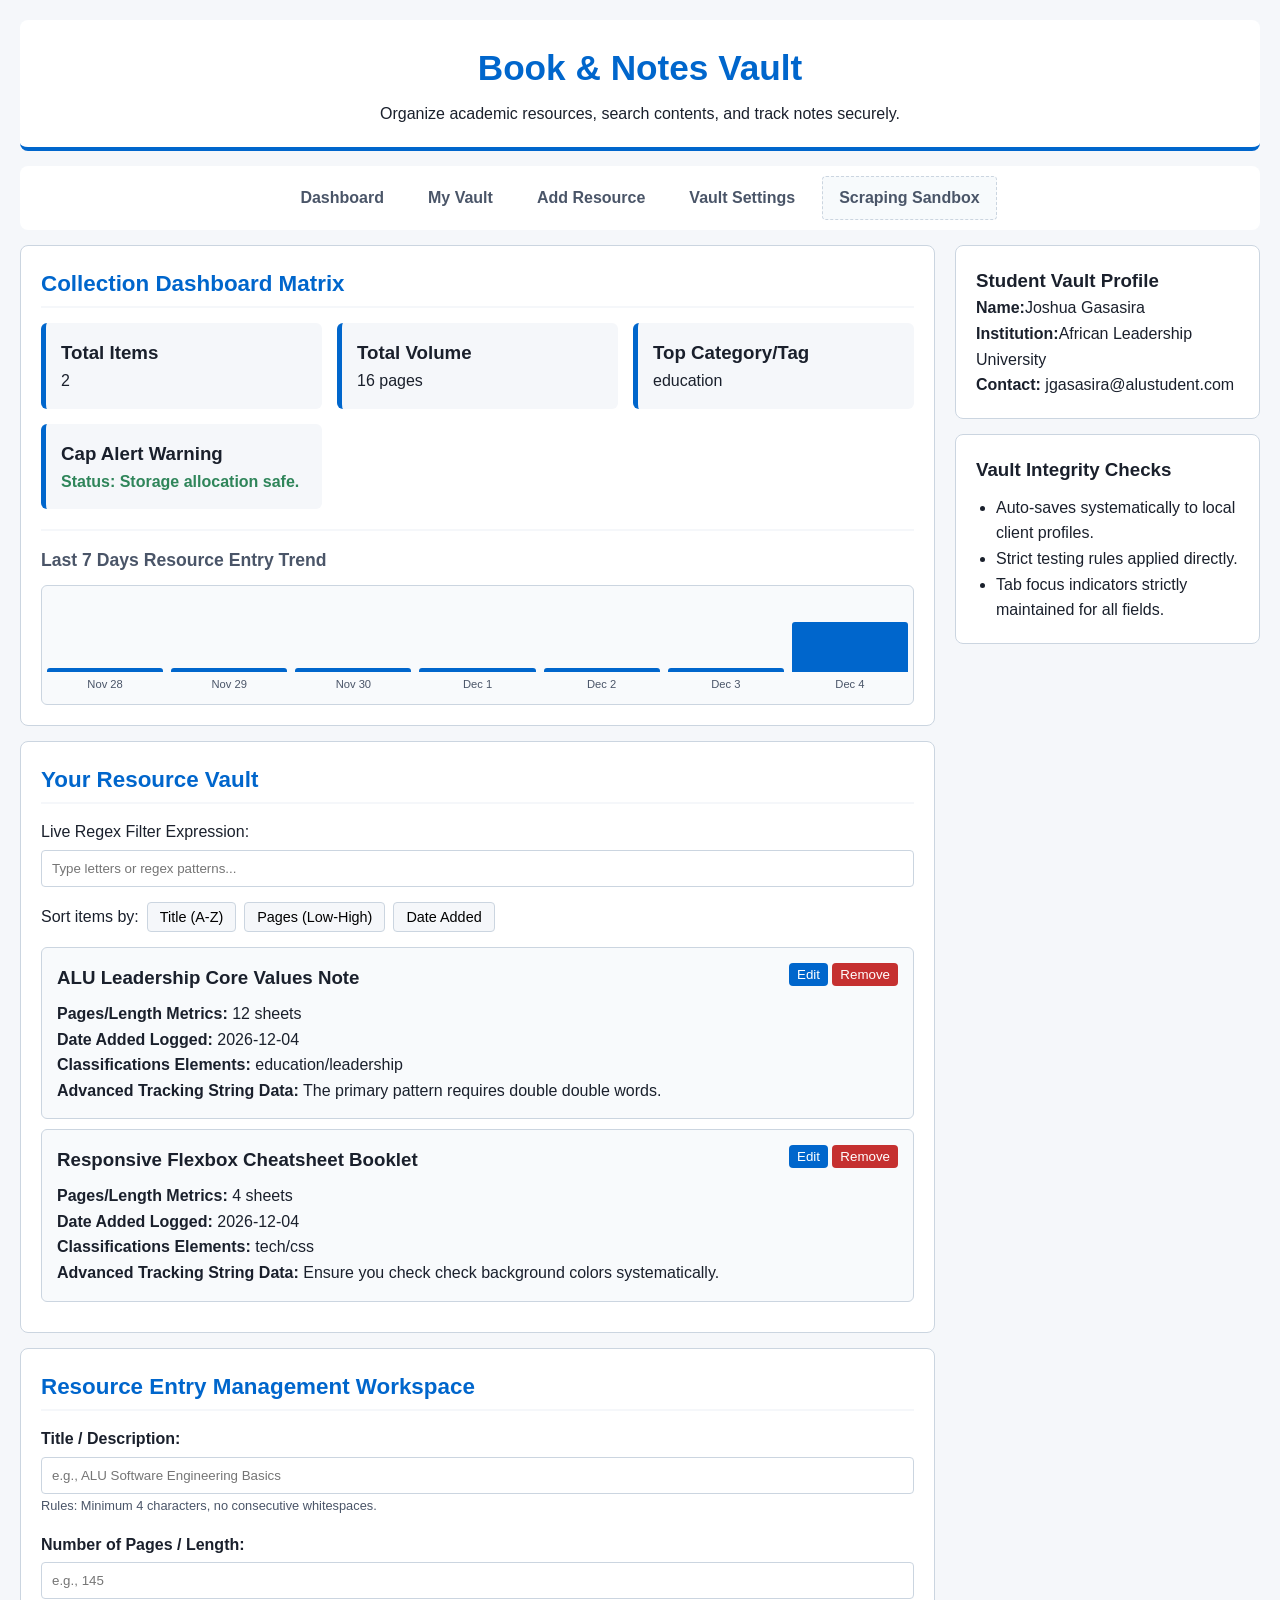
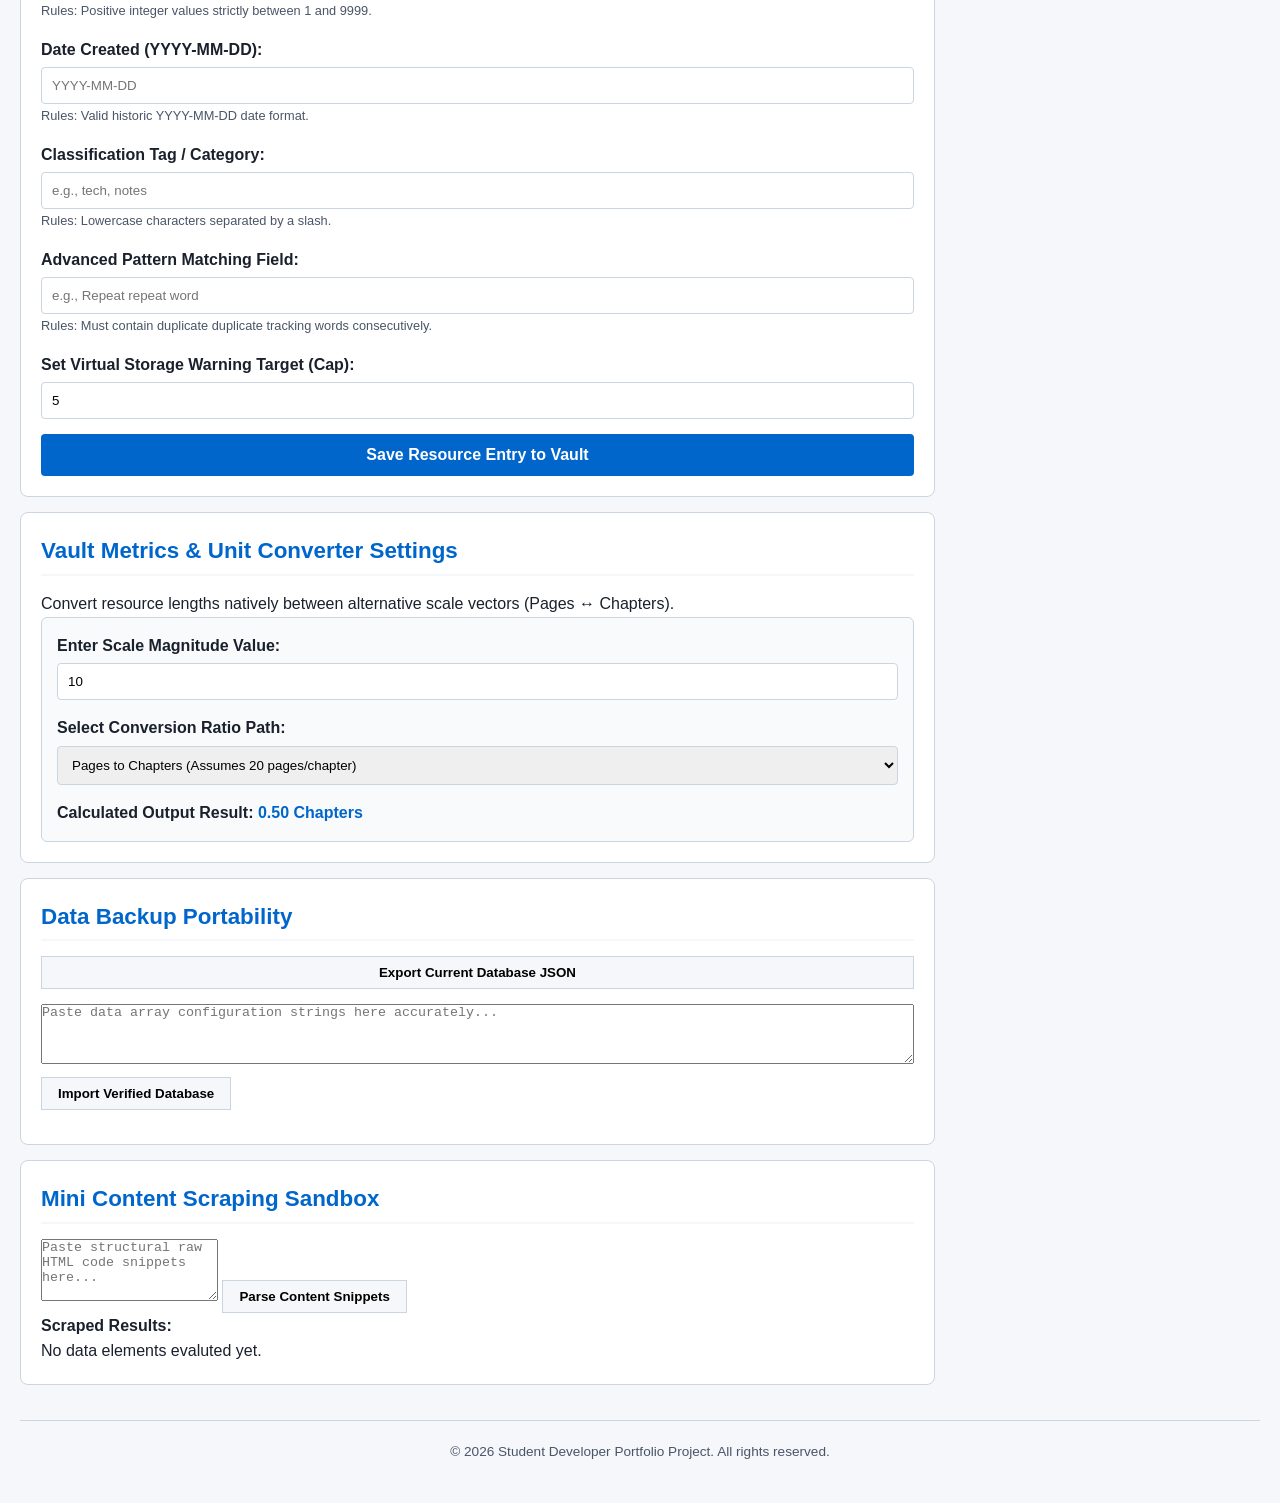
<file: index.html>
<!DOCTYPE html>
<html lang="en">
<head>
    <meta charset="UTF-8">
    <meta name="viewport" content="width=device-width, initial-scale=1.0">
    <title>Book & Notes Vault - ALU Summative Project</title>
    <link rel="stylesheet" href="style.css">
</head>
<body>
    <!-- Skip to main content landmark link for keyboard accessibility (a11y) -->
    <a href="#main-content" class="skip-link">Skip to main content</a>

    <header class="app-header">
        <h1>Book & Notes Vault</h1>
        <p>Organize academic resources, search contents, and track notes securely.</p>
    </header>

    <nav class="app-nav">
        <ul>
            <li><a href="#dashboard-section">Dashboard</a></li>
            <li><a href="#vault-section">My Vault</a></li>
            <li><a href="#form-section">Add Resource</a></li>
            <li><a href="#settings-section">Vault Settings</a></li>
            <li><a href="#scraping-section" class="stretch-tab">Scraping Sandbox</a></li>
        </ul>
    </nav>

    <div class="layout-container">
        
        <main id="main-content" class="app-main">
            
            <!--  Stats Dashboard Overview with 7-Day Trend Container Block -->
            <section id="dashboard-section" class="content-section" aria-labelledby="dash-title">
                <h2 id="dash-title">Collection Dashboard Matrix</h2>
                <div class="stats-grid">
                    <div class="stat-card">
                        <h3>Total Items</h3>
                        <p id="stat-total">0</p>
                    </div>
                    <div class="stat-card">
                        <h3>Total Volume</h3>
                        <p id="stat-sum-pages">0 pages</p>
                    </div>
                    <div class="stat-card">
                        <h3>Top Category/Tag</h3>
                        <p id="stat-top-tag">None</p>
                    </div>
                    <div class="stat-card">
                        <h3>Cap Alert Warning</h3>
                        <div id="cap-live-message" aria-live="assertive" class="live-alert">
                            Status: Safe limits.
                        </div>
                    </div>
                </div>

                <!--  Trend visual Chart -->
                <div class="chart-wrapper">
                    <h3>Last 7 Days Resource Entry Trend</h3>
                    <div id="trend-chart-bars" class="trend-chart-container"></div>
                </div>
            </section>

            <!-- Searchable Table / Vault Cards Display Area -->
            <section id="vault-section" class="content-section" aria-labelledby="vault-title">
                <h2 id="vault-title">Your Resource Vault</h2>
                
                <div class="search-box">
                    <label id="search-label" for="vault-search">Live Regex Filter Expression:</label>
                    <input type="text" id="vault-search" placeholder="Type letters or regex patterns..." aria-labelledby="search-label">
                    <span id="search-error" class="validation-error-msg" aria-live="polite"></span>
                </div>

                <div class="sort-controls">
                    <span>Sort items by:</span>
                    <button type="button" id="sort-title-btn" class="sort-btn">Title (A-Z)</button>
                    <button type="button" id="sort-pages-btn" class="sort-btn">Pages (Low-High)</button>
                    <button type="button" id="sort-date-btn" class="sort-btn">Date Added</button>
                </div>

                <div id="vault-items-container" class="items-list-container"></div>
            </section>

            <!-- Input Configuration Form -->
            <section id="form-section" class="content-section" aria-labelledby="form-title">
                <h2 id="form-title">Resource Entry Management Workspace</h2>
                <form id="resource-form" onsubmit="event.preventDefault();" novalidate>
                    <input type="hidden" id="edit-record-id" value="">
                    
                    <div class="form-group">
                        <label for="input-title">Title / Description:</label>
                        <input type="text" id="input-title" required placeholder="e.g., ALU Software Engineering Basics">
                        <span class="field-hint">Rules: Minimum 4 characters, no consecutive whitespaces.</span>
                        <span id="err-title" class="validation-error-msg" aria-live="polite"></span>
                    </div>

                    <div class="form-group">
                        <label for="input-pages">Number of Pages / Length:</label>
                        <input type="number" id="input-pages" required placeholder="e.g., 145">
                        <span class="field-hint">Rules: Positive integer values strictly between 1 and 9999.</span>
                        <span id="err-pages" class="validation-error-msg" aria-live="polite"></span>
                    </div>

                    <div class="form-group">
                        <label for="input-date">Date Created (YYYY-MM-DD):</label>
                        <input type="text" id="input-date" required placeholder="YYYY-MM-DD">
                        <span class="field-hint">Rules: Valid historic YYYY-MM-DD date format.</span>
                        <span id="err-date" class="validation-error-msg" aria-live="polite"></span>
                    </div>

                    <div class="form-group">
                        <label for="input-tags">Classification Tag / Category:</label>
                        <input type="text" id="input-tags" required placeholder="e.g., tech, notes">
                        <span class="field-hint">Rules: Lowercase characters separated by a slash.</span>
                        <span id="err-tags" class="validation-error-msg" aria-live="polite"></span>
                    </div>

                    <div class="form-group">
                        <label for="input-advanced">Advanced Pattern Matching Field:</label>
                        <input type="text" id="input-advanced" required placeholder="e.g., Repeat repeat word">
                        <span class="field-hint">Rules: Must contain duplicate duplicate tracking words consecutively.</span>
                        <span id="err-advanced" class="validation-error-msg" aria-live="polite"></span>
                    </div>

                    <div class="form-group">
                        <label for="input-limit">Set Virtual Storage Warning Target (Cap):</label>
                        <input type="number" id="input-limit" value="5" min="1">
                    </div>

                    <button type="submit" id="submit-form-btn" class="submit-btn">Save Resource Entry to Vault</button>
                    <button type="button" id="cancel-edit-btn" class="action-btn" style="display: none; margin-top: 5px; width: 100%;">Cancel Edit Mode</button>
                </form>
            </section>

            <!--  Units Conversion Engine Settings -->
            <section id="settings-section" class="content-section" aria-labelledby="settings-title">
                <h2 id="settings-title">Vault Metrics & Unit Converter Settings</h2>
                <p>Convert resource lengths natively between alternative scale vectors (Pages &harr; Chapters).</p>
                <div class="converter-box">
                    <div class="form-group">
                        <label for="convert-input">Enter Scale Magnitude Value:</label>
                        <input type="number" id="convert-input" value="10" min="1">
                    </div>
                    <div class="form-group">
                        <label for="convert-mode">Select Conversion Ratio Path:</label>
                        <select id="convert-mode">
                            <option value="pages-to-chapters">Pages to Chapters (Assumes 20 pages/chapter)</option>
                            <option value="chapters-to-pages">Chapters to Pages (Assumes 20 pages/chapter)</option>
                        </select>
                    </div>
                    <p><strong>Calculated Output Result:</strong> <span id="conversion-result-display">0.50 Chapters</span></p>
                </div>
            </section>

            <!-- Data Portability and Exchange Operations -->
            <section id="data-section" class="content-section" aria-labelledby="data-title">
                <h2 id="data-title">Data Backup Portability</h2>
                <div class="backup-actions">
                    <button type="button" id="export-json-btn" class="action-btn">Export Current Database JSON</button>
                    <div class="import-group">
                        <label for="import-json-area" class="visually-hidden">Paste database JSON records:</label>
                        <textarea id="import-json-area" placeholder="Paste data array configuration strings here accurately..."></textarea>
                        <button type="button" id="import-json-btn" class="action-btn src-load-btn">Import Verified Database</button>
                    </div>
                    <span id="import-error" class="validation-error-msg" aria-live="polite"></span>
                </div>
            </section>

            <section id="scraping-section" class="content-section" aria-labelledby="scraping-title">
                <h2 id="scraping-title">Mini Content Scraping Sandbox</h2>
                <div class="scraping-box">
                    <textarea id="scrape-html-input" rows="4" placeholder="Paste structural raw HTML code snippets here..."></textarea>
                    <button type="button" id="scrape-execute-btn" class="action-btn">Parse Content Snippets</button>


                    <div class="scrape-results-wrapper">
                        <h4>Scraped Results:</h4>
                        <div id="scrape-output-display" class="empty-placeholder">No data elements evaluted yet.</div>
                    </div>
                    
                </div>
            </section>

        </main>
        <!-- Aside Section for additional information or links -->
         <aside class="app-sidebar" aria-label="Author Profile Information">
            <div class="profile-card">
                <h3>Student Vault Profile</h3>
                <p><strong>Name:</strong>Joshua Gasasira</p>
                <p><strong>Institution:</strong>African Leadership University</p>
                <p><strong>Contact:</strong> jgasasira@alustudent.com</p>
            </div>
            <div class="guidelines-card">
                <h3>Vault Integrity Checks</h3>
                <ul>
                    <li>Auto-saves systematically to local client profiles.</li>
                    <li>Strict testing rules applied directly.</li>
                    <li>Tab focus indicators strictly maintained for all fields.</li>
                </ul>
            </div>
         </aside>
    </div>
    <footer class="app-footer">
        <p>&copy; 2026 Student Developer Portfolio Project. All rights reserved.</p>
    </footer>
    <script src="app.js"></script>
    </body>
</html>
</file>
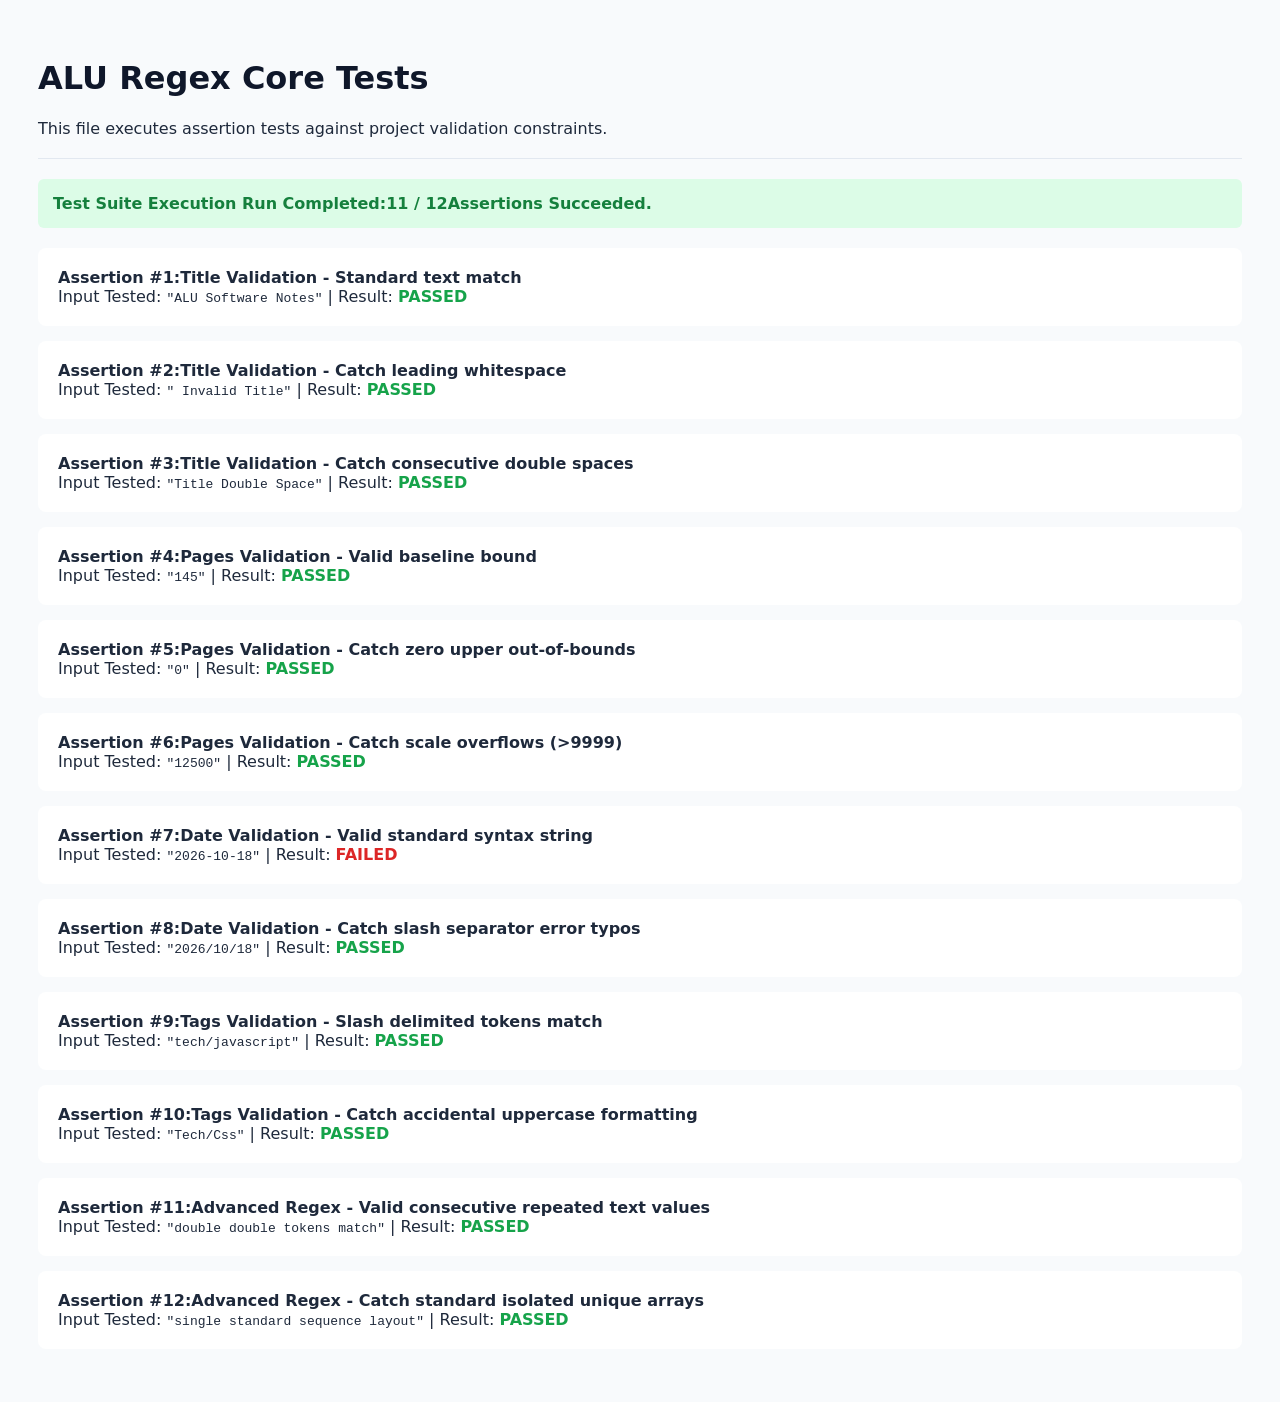
<file: tests.html>
<!DOCTYPE html>
<html lang="en">
    <head>
        <meta charset="UTF-8">
        <meta name="viewport" content="width=device-width, initial-scale=1.0">
        <title>Automation Validation Engine Unit Tests </title>
        <style>
            body { font-family: system-ui, sans-serif; background: #f8fafc; padding: 30px; color: #1e293b; }
            .test-card { background: white; padding: 20px; border-radius: 8px; box-shadow: 0 1px 3px rgba(0,0,0,0,1); margin-bottom: 15px; }
            .pass { color: #16a34a; font-weight: bold; }
            .fail { color: #dc2626; font-weight:bold;}
            h1 { color: #0f172a;}
            hr { border: 0; border-top: 1px solid #e2e8f0; margin: 20px 0; }
            .summary-header{ background: #dcfce7; color: #15803d; padding: 15px; border-radius: 6px; margin-bottom: 20px; font-weight: bold; }

        </style>
    </head>
    <body>
        <h1>ALU Regex Core Tests</h1>
        <p>This file executes assertion tests against project validation constraints.</p>
        <hr>
        <div id="test-summary"></div>
        <div id="test-results-container"></div>

        <script>
             // Copy of regular expression engines strictly matching app.js specs
            const REGEX_RULES = {
            title: /^[^\s](?!.*?\s{2,}).*[^\s]$/,
            pages: /^[1-9]\d{0,3}$/,
            date: /^\d{4}-(0[1-9]|1[0-2])-(0[1-9]|\d|3)$/,
            tags: /^[a-z]+(?:\/[a-z]+)*$/,
            advanced: /\b([A-Za-z]+)\s+\1\b/
            };

            const testSuites = [
            // Rule 1: Title Tests
            { name: "Title Validation - Standard text match", regex: REGEX_RULES.title, input: "ALU Software Notes", expect: true },
            { name: "Title Validation - Catch leading whitespace", regex: REGEX_RULES.title, input: "  Invalid Title", expect: false },
            { name: "Title Validation - Catch consecutive double spaces", regex: REGEX_RULES.title, input: "Title  Double  Space", expect: false },

            // Rule 2: Pages Tests
            { name: "Pages Validation - Valid baseline bound", regex: REGEX_RULES.pages, input: "145", expect: true },
            { name: "Pages Validation - Catch zero upper out-of-bounds", regex: REGEX_RULES.pages, input: "0", expect: false },
            { name: "Pages Validation - Catch scale overflows (>9999)", regex: REGEX_RULES.pages, input: "12500", expect: false },

            // Rule 3: Date Tests
            { name: "Date Validation - Valid standard syntax string", regex: REGEX_RULES.date, input: "2026-10-18", expect: true },
            { name: "Date Validation - Catch slash separator error typos", regex: REGEX_RULES.date, input: "2026/10/18", expect: false },

            // Rule 4: Tag Classification Tests
            { name: "Tags Validation - Slash delimited tokens match", regex: REGEX_RULES.tags, input: "tech/javascript", expect: true },
            { name: "Tags Validation - Catch accidental uppercase formatting", regex: REGEX_RULES.tags, input: "Tech/Css", expect: false },

            // Rule 5: Advanced Backreference Sequence Tests
            { name: "Advanced Regex - Valid consecutive repeated text values", regex: REGEX_RULES.advanced, input: "double double tokens match", expect: true },
            { name: "Advanced Regex - Catch standard isolated unique arrays", regex: REGEX_RULES.advanced, input: "single standard sequence layout", expect: false }
            ];
            const container = document.getElementById("test-results-container");
            let passedTotal = 0;

             testSuites.forEach((test,index) => {
            const isMatch = test.regex.test(test.input);
            const statusPasses = isMatch === test.expect;
            if (statusPasses) passedTotal++;

            const testCard = document.createElement("div");
            testCard.className = "test-card";
            testCard.innerHTML = 
            "<strong>Assertion #" + (index + 1) + ":" + test.name + "</strong><br>" +
            "Input Tested: <code>\"" + test.input + "\"</code> | " +
            "Result: <span class=\"" + (statusPasses ? "pass" : "fail") + "\">" + (statusPasses ? "PASSED" : "FAILED") + "</span>";
            ;
            container.appendChild(testCard);
            });

            const summaryDisplay = document.getElementById("test-summary");
            summaryDisplay.className = "summary-header";
            summaryDisplay.innerHTML = "Test Suite Execution Run Completed:" + passedTotal + " / " + testSuites.length + "Assertions Succeeded.";
        </script>
    </body>
</html>
</file>
<file: style.css>
:root {
    --bg-primary: #f5f7fa;
    --bg-surface: #ffffff;
    --text-main: #1a202c;
    --text-muted: #4a5568;
    --color-accent: #0066cc;
    --color-success: #2f855a;
    --color-danger: #cbd5e0;
    --color-border: #cbd5e0;
    --focus-ring: #4299e1;
    --font-stack: -apple-system, BlinkMacSystemFont, 'Segoe UI', Roboto, Helvetica, Arial, sans-serif;
}

* {
    box-sizing: border-box;
    margin: 0;
    padding: 0;
}

body {
    font-family: var(--font-stack);
    background-color: var(--bg-primary);
    color: var(--text-main);
    line-height: 1.6;
    padding: 10px;
}

.skip-link {
    position: absolute;
    top: -100px;
    left: 10px;
    background: var(--color-accent);
    color: white;
    padding: 10px;
    z-index: 100;
    text-decoration: none;
    border-radius: 4px;
    transition: top 0.2s ease;
}

.skip-link:focus {
    top: 10px;
}

a:focus, button:focus, input:focus, textarea:focus {
    outline: 3px solid var(--focus-ring);
    outline-offset: 2px;
}

.app-header {
    background-color: var(--bg-surface);
    padding: 20px;
    border-radius: 8px;
    border-bottom: 4px solid var(--color-accent);
    text-align: center;
    margin-bottom: 15px;
}

.app-header h1 {
    font-size: 1.8rem;
    color: var(--color-accent);
    margin-bottom: 5px;
}

.app-nav {
    background-color: var(--bg-surface);
    padding: 10px;
    border-radius: 8px;
    margin-bottom: 15px;
}

.app-nav ul {
    list-style: none;
    display: flex;
    flex-wrap: wrap;
    gap: 10px;
    justify-content: center;
}

.app-nav a {
    display: inline-block;
    color: var(--text-muted);
    text-decoration: none;
    font-weight: 600;
    padding: 8px 16px;
    border-radius: 4px;
    border: 1px solid transparent;
    transition: all 0.2s ease-in-out;
}

.app-nav a:hover {
    background-color: var(--bg-primary);
    color: var(--color-accent);
}

.stretch-tab {
    background-color: #f7fafc;
    border: 1px dashed var(--color-border) !important;
}

.layout-container {
    display: flex;
    flex-direction: column;
    gap: 15px;
}

.content-section {
    background: var(--bg-surface);
    padding: 20px;
    border-radius: 8px;
    border: 1px solid var(--color-border);
    margin-bottom: 15px;
}

.content-section h2 {
    font-size: 1.4rem;
    margin-bottom: 15px;
    border-bottom: 2px solid var(--bg-primary);
    padding-bottom: 5px;
    color: var(--color-accent);
}

.stats-grid {
    display: flex;
    flex-direction: column;
    gap: 10px;
}

.stat-card {
    background: var(--bg-primary);
    padding: 15px;
    border-radius: 6px;
    border-left: 5px solid var(--color-accent);
}

.live-alert {
    font-weight: bold;
    color: var(--color-success);
}

.live-alert.alert-triggered {
    color: #c53030;
    animation: simplePulse 1.5s infinite;
}

.search-box {
    margin-bottom: 15px;
}

.search-box input {
    width: 100%;
    padding: 10px;
    border: 1px solid var(--color-border);
    border-radius: 4px;
    margin-top: 5px;
}

/* Dashboard Trend Chart Styles */
.chart-wrapper {
    margin-top: 20px;
    padding-top: 15px;
    border-top: 2px solid var(--bg-primary);
}

.chart-wrapper h3 {
    font-size: 1.1rem;
    margin-bottom: 10px;
    color: var(--text-muted);
}

.trend-chart-container {
    display: flex;
    align-items: flex-end;
    justify-content: space-between;
    height: 120px;
    padding: 10px 5px;
    background: #f8fafc;
    border: 1px solid var(--color-border);
    border-radius: 6px;
    gap: 8px;
}

.chart-bar-column {
    flex: 1;
    display: flex;
    flex-direction: column;
    align-items: center;
    justify-content: flex-end;
    height: 100%;
}

.chart-bar-fill {
    width: 100%;
    background-color: var(--color-accent);
    border-radius: 3px 3px 0 0;
    min-height: 4px;
    transition: height 0.5s ease-in-out;
}

.chart-bar-label {
    font-size: 0.7rem;
    color: var(--text-muted);
    margin-top: 4px;
    white-space: nowrap;
}

.sort-controls {
    display: flex;
    flex-wrap: wrap;
    gap: 8px;
    align-items: center;
    margin-bottom: 15px;
}

.sort-btn {
    background: var(--bg-primary);
    border: 1px solid var(--color-border);
    padding: 6px 12px;
    border-radius: 4px;
    cursor: pointer;
    font-size: 0.9rem;
}

.sort-btn:hover {
    background: var(--color-border);
}

.vault-article {
    background: #f8fafc;
    border: 1px solid var(--color-border);
    border-radius: 6px;
    padding: 15px;
    margin-bottom: 10px;
    position: relative;
    transition: transform 0.2s ease;
}

.vault-article h3 {
    margin-bottom: 8px;
}

.vault-article mark {
    background-color: #fef08a;
    color: #854d0e;
    padding: 0 2px;
    border-radius: 2px;
}

.vault-article.editing-active-state {
    border: 2px solid var(--focus-ring);
    background: #f0f7ff;
}

.edit-item-btn {
    position: absolute;
    top: 15px;
    right: 85px;
    background: var(--color-accent);
    color: white;
    border: none;
    padding: 4px 8px;
    border-radius: 4px;
    cursor: pointer;
}

.delete-item-btn {
    position: absolute;
    top: 15px;
    right: 15px;
    background: #c53030;
    color: white;
    border: none;
    padding: 4px 8px;
    border-radius: 4px;
    cursor: pointer;
}

.form-group {
    margin-bottom: 15px;
}

.form-group label {
    display: block;
    font-weight: 600;
    margin-bottom: 5px;
}

.form-group input, .form-group textarea, .form-group select {
    width: 100%;
    padding: 10px;
    border: 1px solid var(--color-border);
    border-radius: 4px;
}

/* Converter Box Formatting */
.converter-box {
    background: #f8fafc;
    padding: 15px;
    border: 1px solid var(--color-border);
    border-radius: 6px;
}

#conversion-result-display {
    color: var(--color-accent);
    font-weight: bold;
}

.field-hint {
    display: block;
    font-size: 0.8rem;
    color: var(--text-muted);
    margin-top: 2px;
}

.validation-error-msg {
    display: block;
    font-size: 0.85rem;
    color: #d32f2f;
    font-weight: bold;
    margin-top: 4px;
}

.submit-btn {
    background-color: var(--color-accent);
    color: white;
    border: none;
    width: 100%;
    padding: 12px;
    font-size: 1rem;
    font-weight: bold;
    border-radius: 4px;
    cursor: pointer;
}

.submit-btn:hover {
    background-color: #004499;
}

.backup-actions {
    display: flex;
    flex-direction: column;
    gap: 10px;
}

.action-btn {
    background: var(--bg-primary);
    border: 1px solid var(--color-border);
    padding: 8px 16px;
    cursor: pointer;
    font-weight: bold;
}

.import-group textarea {
    width: 100%;
    height: 60px;
    margin: 5px 0;
}

.app-sidebar {
    display: flex;
    flex-direction: column;
    gap: 15px;
}

.profile-card, .guidelines-card {
    background: var(--bg-surface);
    padding: 20px;
    border-radius: 8px;
    border: 1px solid var(--color-border);
}

.guidelines-card ul {
    margin-left: 20px;
    margin-top: 10px;
}

.app-footer {
    text-align: center;
    padding: 20px;
    margin-top: 20px;
    color: var(--text-muted);
    font-size: 0.85rem;
    border-top: 1px solid var(--color-border);
}

.visually-hidden {
    position: absolute;
    width: 1px;
    height: 1px;
    padding: 0;
    margin: -1px;
    overflow: hidden;
    clip: rect(0, 0, 0, 0);
    border: 0; 
}

@keyframes simplePulse {
    0% { opacity: 1; }
    50% { opacity: 0.5; }
    100% { opacity: 1; }
}

@media (min-width: 768px) {
    body { padding: 20px; }
    .app-header h1 { font-size: 2.2rem; }
    .stats-grid {
        display: grid;
        grid-template-columns: repeat(3, 1fr);
        gap: 15px;
    }
}

@media (min-width: 1024px) {
    .layout-container {
        display: flex;
        flex-direction: row;
        gap: 20px;
    }
    .app-main { flex: 3; }
    .app-sidebar { flex: 1; position: sticky; top: 20px; }
}
</file>
